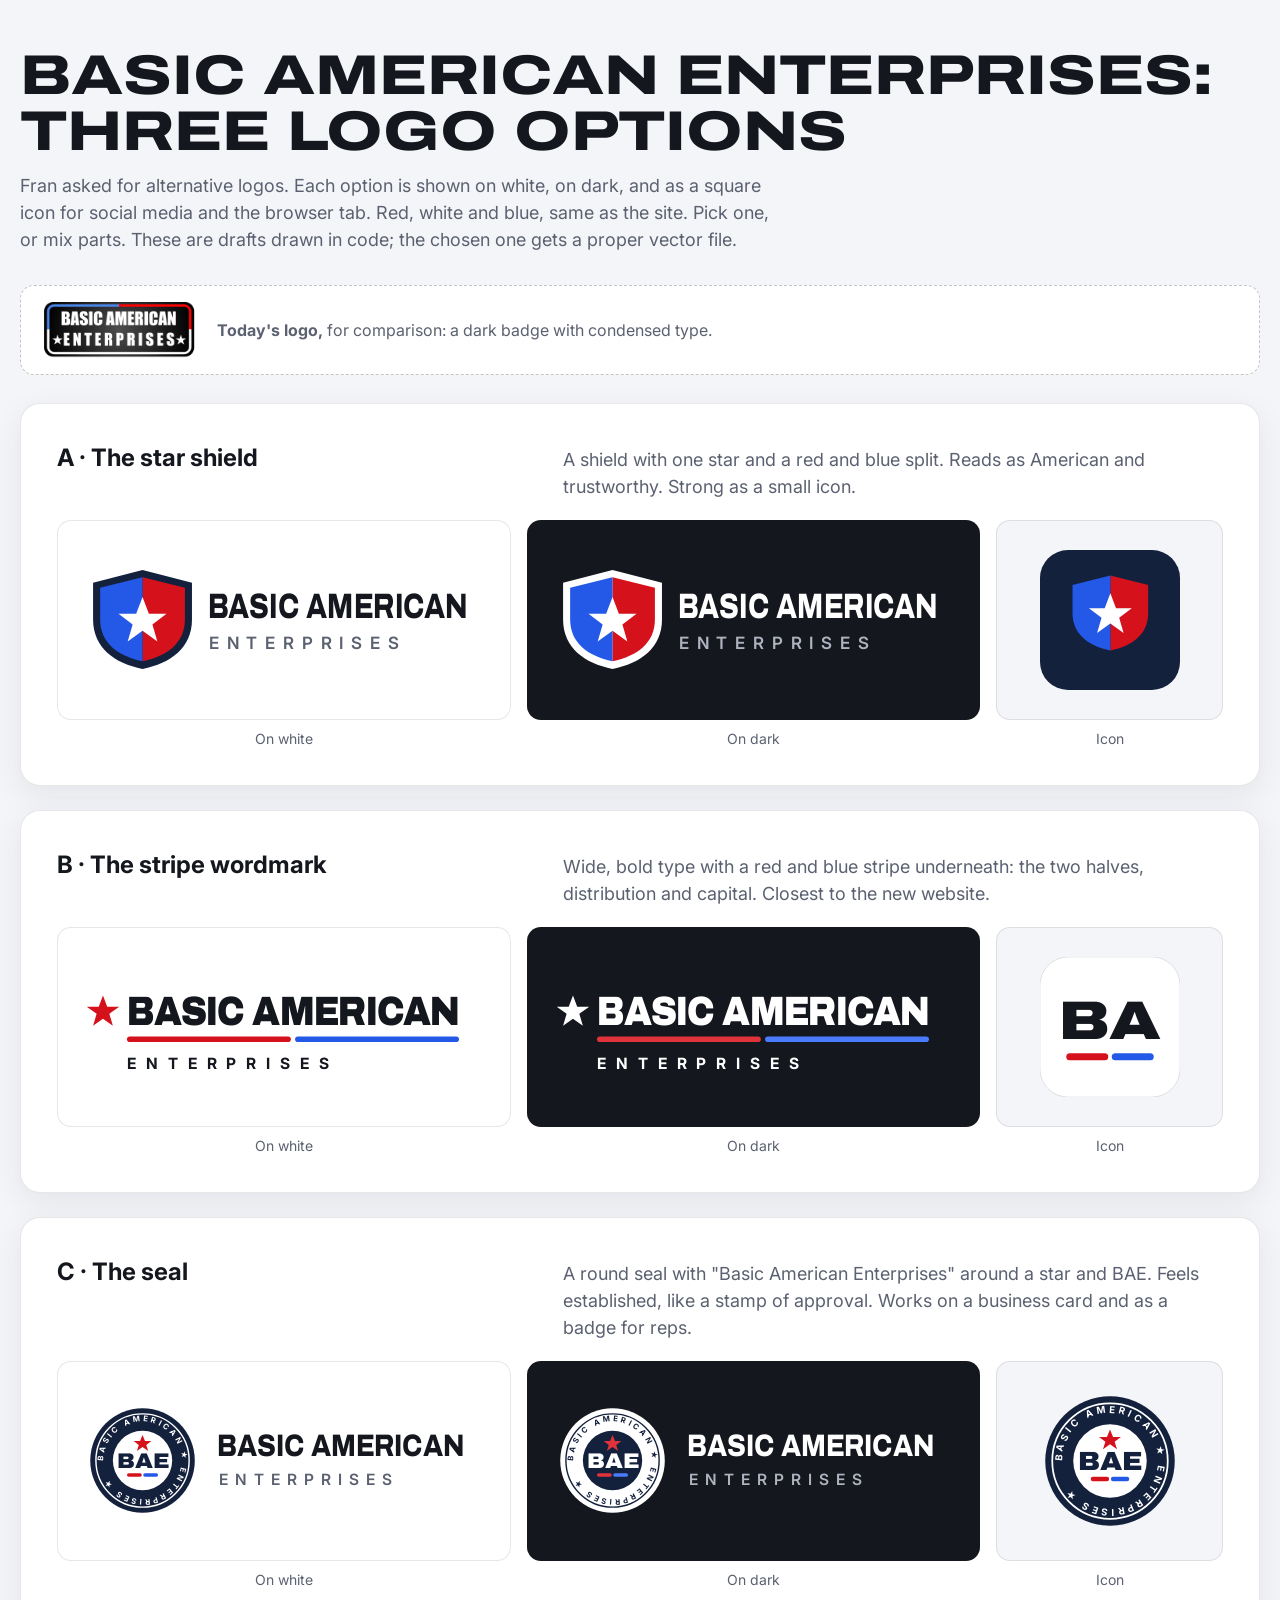
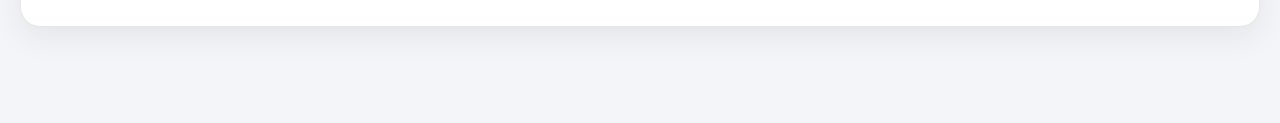
<file: review/bae-logo-options.html>
<!doctype html>
<html lang="en">
<head>
<meta charset="utf-8">
<meta name="viewport" content="width=device-width, initial-scale=1">
<meta name="robots" content="noindex, nofollow">
<title>BAE Logo Options</title>
<link rel="preconnect" href="https://fonts.googleapis.com">
<link rel="preconnect" href="https://fonts.gstatic.com" crossorigin>
<link href="https://fonts.googleapis.com/css2?family=Archivo:wdth,wght@62..125,100..900&family=Inter:wght@400;500;600;700&display=swap" rel="stylesheet">
<style>
  :root { --bg: #F4F5F8; --card: #fff; --ink: #15171E; --mute: #5B6170; --line: rgba(21,23,30,.10); --red: #D5121C; --blue: #2458E6; --navy: #14213D; }
  * { box-sizing: border-box; }
  body { margin: 0; background: var(--bg); color: var(--ink); font-family: Inter, system-ui, sans-serif; font-size: 18px; line-height: 1.5; }
  .wrap { width: min(1240px, 100% - 32px); margin: 0 auto; padding: 48px 0 72px; }
  h1 { font-family: Archivo, Inter, sans-serif; font-variation-settings: "wdth" 125; font-weight: 800; text-transform: uppercase; font-size: clamp(32px, 5vw, 56px); line-height: 1; margin: 0 0 12px; }
  .intro { color: var(--mute); max-width: 70ch; margin: 0 0 32px; }
  .opt { background: var(--card); border: 1px solid var(--line); border-radius: 20px; padding: clamp(20px, 3vw, 36px); margin-bottom: 24px; box-shadow: 0 10px 30px rgba(54,54,71,.08); }
  .opt header { display: flex; justify-content: space-between; gap: 16px; flex-wrap: wrap; align-items: baseline; margin-bottom: 20px; }
  .opt h2 { margin: 0; font-size: 24px; }
  .opt header p { margin: 0; color: var(--mute); max-width: 60ch; }
  .row { display: grid; grid-template-columns: 2fr 2fr 1fr; gap: 16px; }
  .stage { border-radius: 14px; border: 1px solid var(--line); display: grid; place-items: center; padding: 28px; min-height: 200px; }
  .stage.light { background: #fff; } .stage.dark { background: #15171E; } .stage.square { background: var(--bg); }
  .stage svg { width: 100%; height: auto; max-height: 150px; }
  .stage.square svg { max-width: 140px; }
  .cap { font-size: 14px; color: var(--mute); margin-top: 8px; text-align: center; }
  .now { display: flex; gap: 20px; align-items: center; flex-wrap: wrap; background: #fff; border: 1px dashed rgba(21,23,30,.25); border-radius: 14px; padding: 16px 20px; margin-bottom: 28px; }
  .now img { height: 56px; }
  .now p { margin: 0; color: var(--mute); font-size: 16px; }
  .disp { font-family: Archivo, Inter, sans-serif; }
  @media (max-width: 860px) { .row { grid-template-columns: 1fr; } }
</style>
</head>
<body>
<div class="wrap">
  <h1>Basic American Enterprises: three logo options</h1>
  <p class="intro">Fran asked for alternative logos. Each option is shown on white, on dark, and as a square icon for social media and the browser tab. Red, white and blue, same as the site. Pick one, or mix parts. These are drafts drawn in code; the chosen one gets a proper vector file.</p>

  <div class="now"><img src="../site/assets/bae-logo.png" alt="Current Basic American Enterprises logo"><p><b>Today's logo,</b> for comparison: a dark badge with condensed type.</p></div>

  <!-- OPTION A: STAR SHIELD -->
  <section class="opt">
    <header><h2>A · The star shield</h2><p>A shield with one star and a red and blue split. Reads as American and trustworthy. Strong as a small icon.</p></header>
    <div class="row">
      <div><div class="stage light">
        <svg viewBox="0 0 560 160" role="img" aria-label="Option A on white">
          <g transform="translate(10,10)">
            <path d="M70 0 L140 18 V70 C140 110 110 132 70 140 C30 132 0 110 0 70 V18 Z" fill="#14213D"/>
            <path d="M70 10 L130 25 V70 C130 103 105 122 70 129 Z" fill="#D5121C"/>
            <path d="M70 10 L10 25 V70 C10 103 35 122 70 129 Z" fill="#2458E6"/>
            <path d="M70 38 L79 62 L104 62 L84 77 L91 101 L70 86 L49 101 L56 77 L36 62 L61 62 Z" fill="#fff"/>
          </g>
          <text x="172" y="78" textLength="368" lengthAdjust="spacingAndGlyphs" font-family="Archivo" font-weight="800" font-size="50" fill="#15171E" style="font-variation-settings:'wdth' 125">BASIC AMERICAN</text>
          <text x="174" y="122" font-family="Inter" font-weight="600" font-size="24" letter-spacing="11" fill="#5B6170">ENTERPRISES</text>
        </svg></div><div class="cap">On white</div></div>
      <div><div class="stage dark">
        <svg viewBox="0 0 560 160" role="img" aria-label="Option A on dark">
          <g transform="translate(10,10)">
            <path d="M70 0 L140 18 V70 C140 110 110 132 70 140 C30 132 0 110 0 70 V18 Z" fill="#fff"/>
            <path d="M70 10 L130 25 V70 C130 103 105 122 70 129 Z" fill="#D5121C"/>
            <path d="M70 10 L10 25 V70 C10 103 35 122 70 129 Z" fill="#2458E6"/>
            <path d="M70 38 L79 62 L104 62 L84 77 L91 101 L70 86 L49 101 L56 77 L36 62 L61 62 Z" fill="#fff"/>
          </g>
          <text x="172" y="78" textLength="368" lengthAdjust="spacingAndGlyphs" font-family="Archivo" font-weight="800" font-size="50" fill="#fff" style="font-variation-settings:'wdth' 125">BASIC AMERICAN</text>
          <text x="174" y="122" font-family="Inter" font-weight="600" font-size="24" letter-spacing="11" fill="#AEB3BF">ENTERPRISES</text>
        </svg></div><div class="cap">On dark</div></div>
      <div><div class="stage square">
        <svg viewBox="0 0 160 160" role="img" aria-label="Option A icon">
          <rect width="160" height="160" rx="32" fill="#14213D"/>
          <g transform="translate(30,22) scale(.72)">
            <path d="M70 10 L130 25 V70 C130 103 105 122 70 129 Z" fill="#D5121C"/>
            <path d="M70 10 L10 25 V70 C10 103 35 122 70 129 Z" fill="#2458E6"/>
            <path d="M70 38 L79 62 L104 62 L84 77 L91 101 L70 86 L49 101 L56 77 L36 62 L61 62 Z" fill="#fff"/>
          </g>
        </svg></div><div class="cap">Icon</div></div>
    </div>
  </section>

  <!-- OPTION B: WORDMARK + STRIPE -->
  <section class="opt">
    <header><h2>B · The stripe wordmark</h2><p>Wide, bold type with a red and blue stripe underneath: the two halves, distribution and capital. Closest to the new website.</p></header>
    <div class="row">
      <div><div class="stage light">
        <svg viewBox="0 0 560 160" role="img" aria-label="Option B on white">
          <path d="M20 36 L26 52 L43 52 L29 62 L34 79 L20 69 L6 79 L11 62 L-3 52 L14 52 Z" fill="#D5121C" transform="translate(4,0)"/>
          <text x="58" y="78" textLength="470" lengthAdjust="spacingAndGlyphs" font-family="Archivo" font-weight="900" font-size="58" fill="#15171E" style="font-variation-settings:'wdth' 125" letter-spacing="-1">BASIC AMERICAN</text>
          <rect x="58" y="94" width="232" height="8" rx="4" fill="#D5121C"/>
          <rect x="296" y="94" width="232" height="8" rx="4" fill="#2458E6"/>
          <text x="58" y="140" font-family="Inter" font-weight="700" font-size="22" letter-spacing="14" fill="#15171E">ENTERPRISES</text>
        </svg></div><div class="cap">On white</div></div>
      <div><div class="stage dark">
        <svg viewBox="0 0 560 160" role="img" aria-label="Option B on dark">
          <path d="M20 36 L26 52 L43 52 L29 62 L34 79 L20 69 L6 79 L11 62 L-3 52 L14 52 Z" fill="#fff" transform="translate(4,0)"/>
          <text x="58" y="78" textLength="470" lengthAdjust="spacingAndGlyphs" font-family="Archivo" font-weight="900" font-size="58" fill="#fff" style="font-variation-settings:'wdth' 125" letter-spacing="-1">BASIC AMERICAN</text>
          <rect x="58" y="94" width="232" height="8" rx="4" fill="#E0323B"/>
          <rect x="296" y="94" width="232" height="8" rx="4" fill="#4A7BFF"/>
          <text x="58" y="140" font-family="Inter" font-weight="700" font-size="22" letter-spacing="14" fill="#fff">ENTERPRISES</text>
        </svg></div><div class="cap">On dark</div></div>
      <div><div class="stage square">
        <svg viewBox="0 0 160 160" role="img" aria-label="Option B icon">
          <rect width="160" height="160" rx="32" fill="#fff" stroke="rgba(21,23,30,.12)"/>
          <text x="80" y="94" text-anchor="middle" font-family="Archivo" font-weight="900" font-size="62" fill="#15171E" style="font-variation-settings:'wdth' 125">BA</text>
          <rect x="30" y="110" width="48" height="8" rx="4" fill="#D5121C"/>
          <rect x="82" y="110" width="48" height="8" rx="4" fill="#2458E6"/>
        </svg></div><div class="cap">Icon</div></div>
    </div>
  </section>

  <!-- OPTION C: MONOGRAM SEAL -->
  <section class="opt">
    <header><h2>C · The seal</h2><p>A round seal with "Basic American Enterprises" around a star and BAE. Feels established, like a stamp of approval. Works on a business card and as a badge for reps.</p></header>
    <div class="row">
      <div><div class="stage light">
        <svg viewBox="0 0 560 160" role="img" aria-label="Option C on white">
          <defs><path id="arcA" d="M80 80 m-55 0 a55 55 0 1 1 110 0 a55 55 0 1 1 -110 0"/></defs>
          <circle cx="80" cy="80" r="74" fill="#14213D"/>
          <circle cx="80" cy="80" r="66" fill="none" stroke="#fff" stroke-width="2"/>
          <circle cx="80" cy="80" r="42" fill="#fff"/>
          <text font-family="Inter" font-weight="700" font-size="11" letter-spacing="3.9" fill="#fff"><textPath href="#arcA" startOffset="0">BASIC AMERICAN ★ ENTERPRISES ★</textPath></text>
          <text x="80" y="90" text-anchor="middle" font-family="Archivo" font-weight="900" font-size="30" fill="#14213D" style="font-variation-settings:'wdth' 110">BAE</text>
          <path d="M80 50 l3.5 8.5 9 0 -7.2 5.4 2.7 8.6 -8 -5.6 -8 5.6 2.7 -8.6 -7.2 -5.4 9 0z" fill="#D5121C" transform="translate(0,-6) scale(1)"/>
          <rect x="58" y="98" width="21" height="5" rx="2.5" fill="#D5121C"/><rect x="81" y="98" width="21" height="5" rx="2.5" fill="#2458E6"/>
          <text x="186" y="74" textLength="350" lengthAdjust="spacingAndGlyphs" font-family="Archivo" font-weight="800" font-size="44" fill="#15171E" style="font-variation-settings:'wdth' 118">BASIC AMERICAN</text>
          <text x="188" y="114" font-family="Inter" font-weight="600" font-size="22" letter-spacing="10" fill="#5B6170">ENTERPRISES</text>
        </svg></div><div class="cap">On white</div></div>
      <div><div class="stage dark">
        <svg viewBox="0 0 560 160" role="img" aria-label="Option C on dark">
          <defs><path id="arcB" d="M80 80 m-55 0 a55 55 0 1 1 110 0 a55 55 0 1 1 -110 0"/></defs>
          <circle cx="80" cy="80" r="74" fill="#fff"/>
          <circle cx="80" cy="80" r="66" fill="none" stroke="#14213D" stroke-width="2"/>
          <circle cx="80" cy="80" r="42" fill="#14213D"/>
          <text font-family="Inter" font-weight="700" font-size="11" letter-spacing="3.9" fill="#14213D"><textPath href="#arcA" startOffset="0">BASIC AMERICAN ★ ENTERPRISES ★</textPath></text>
          <text x="80" y="90" text-anchor="middle" font-family="Archivo" font-weight="900" font-size="30" fill="#fff" style="font-variation-settings:'wdth' 110">BAE</text>
          <path d="M80 50 l3.5 8.5 9 0 -7.2 5.4 2.7 8.6 -8 -5.6 -8 5.6 2.7 -8.6 -7.2 -5.4 9 0z" fill="#E0323B" transform="translate(0,-6)"/>
          <rect x="58" y="98" width="21" height="5" rx="2.5" fill="#E0323B"/><rect x="81" y="98" width="21" height="5" rx="2.5" fill="#4A7BFF"/>
          <text x="186" y="74" textLength="350" lengthAdjust="spacingAndGlyphs" font-family="Archivo" font-weight="800" font-size="44" fill="#fff" style="font-variation-settings:'wdth' 118">BASIC AMERICAN</text>
          <text x="188" y="114" font-family="Inter" font-weight="600" font-size="22" letter-spacing="10" fill="#AEB3BF">ENTERPRISES</text>
        </svg></div><div class="cap">On dark</div></div>
      <div><div class="stage square">
        <svg viewBox="0 0 160 160" role="img" aria-label="Option C icon">
          <defs><path id="arcC" d="M80 80 m-55 0 a55 55 0 1 1 110 0 a55 55 0 1 1 -110 0"/></defs>
          <circle cx="80" cy="80" r="74" fill="#14213D"/>
          <circle cx="80" cy="80" r="66" fill="none" stroke="#fff" stroke-width="2"/>
          <circle cx="80" cy="80" r="42" fill="#fff"/>
          <text font-family="Inter" font-weight="700" font-size="11" letter-spacing="3.9" fill="#fff"><textPath href="#arcA" startOffset="0">BASIC AMERICAN ★ ENTERPRISES ★</textPath></text>
          <text x="80" y="90" text-anchor="middle" font-family="Archivo" font-weight="900" font-size="30" fill="#14213D" style="font-variation-settings:'wdth' 110">BAE</text>
          <path d="M80 50 l3.5 8.5 9 0 -7.2 5.4 2.7 8.6 -8 -5.6 -8 5.6 2.7 -8.6 -7.2 -5.4 9 0z" fill="#D5121C" transform="translate(0,-6)"/>
          <rect x="58" y="98" width="21" height="5" rx="2.5" fill="#D5121C"/><rect x="81" y="98" width="21" height="5" rx="2.5" fill="#2458E6"/>
        </svg></div><div class="cap">Icon</div></div>
    </div>
  </section>
</div>
</body>
</html>
</file>
